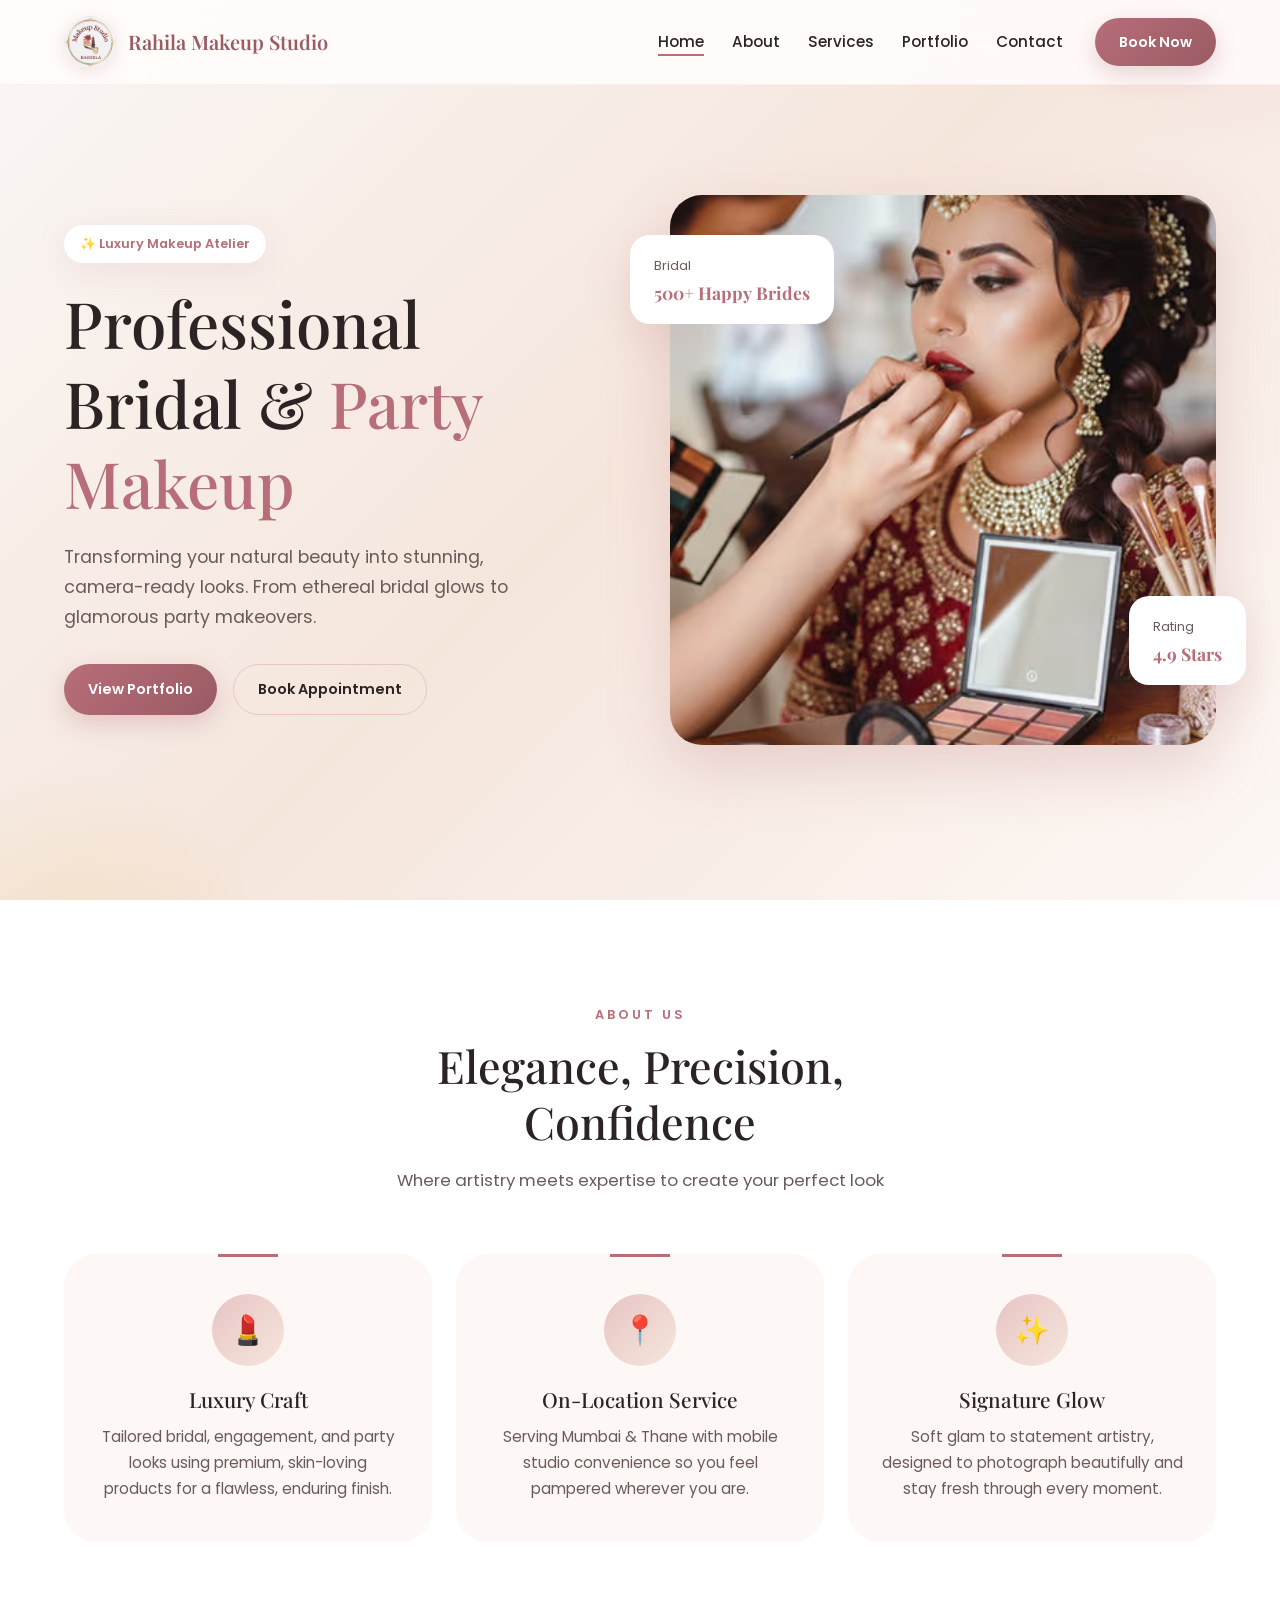
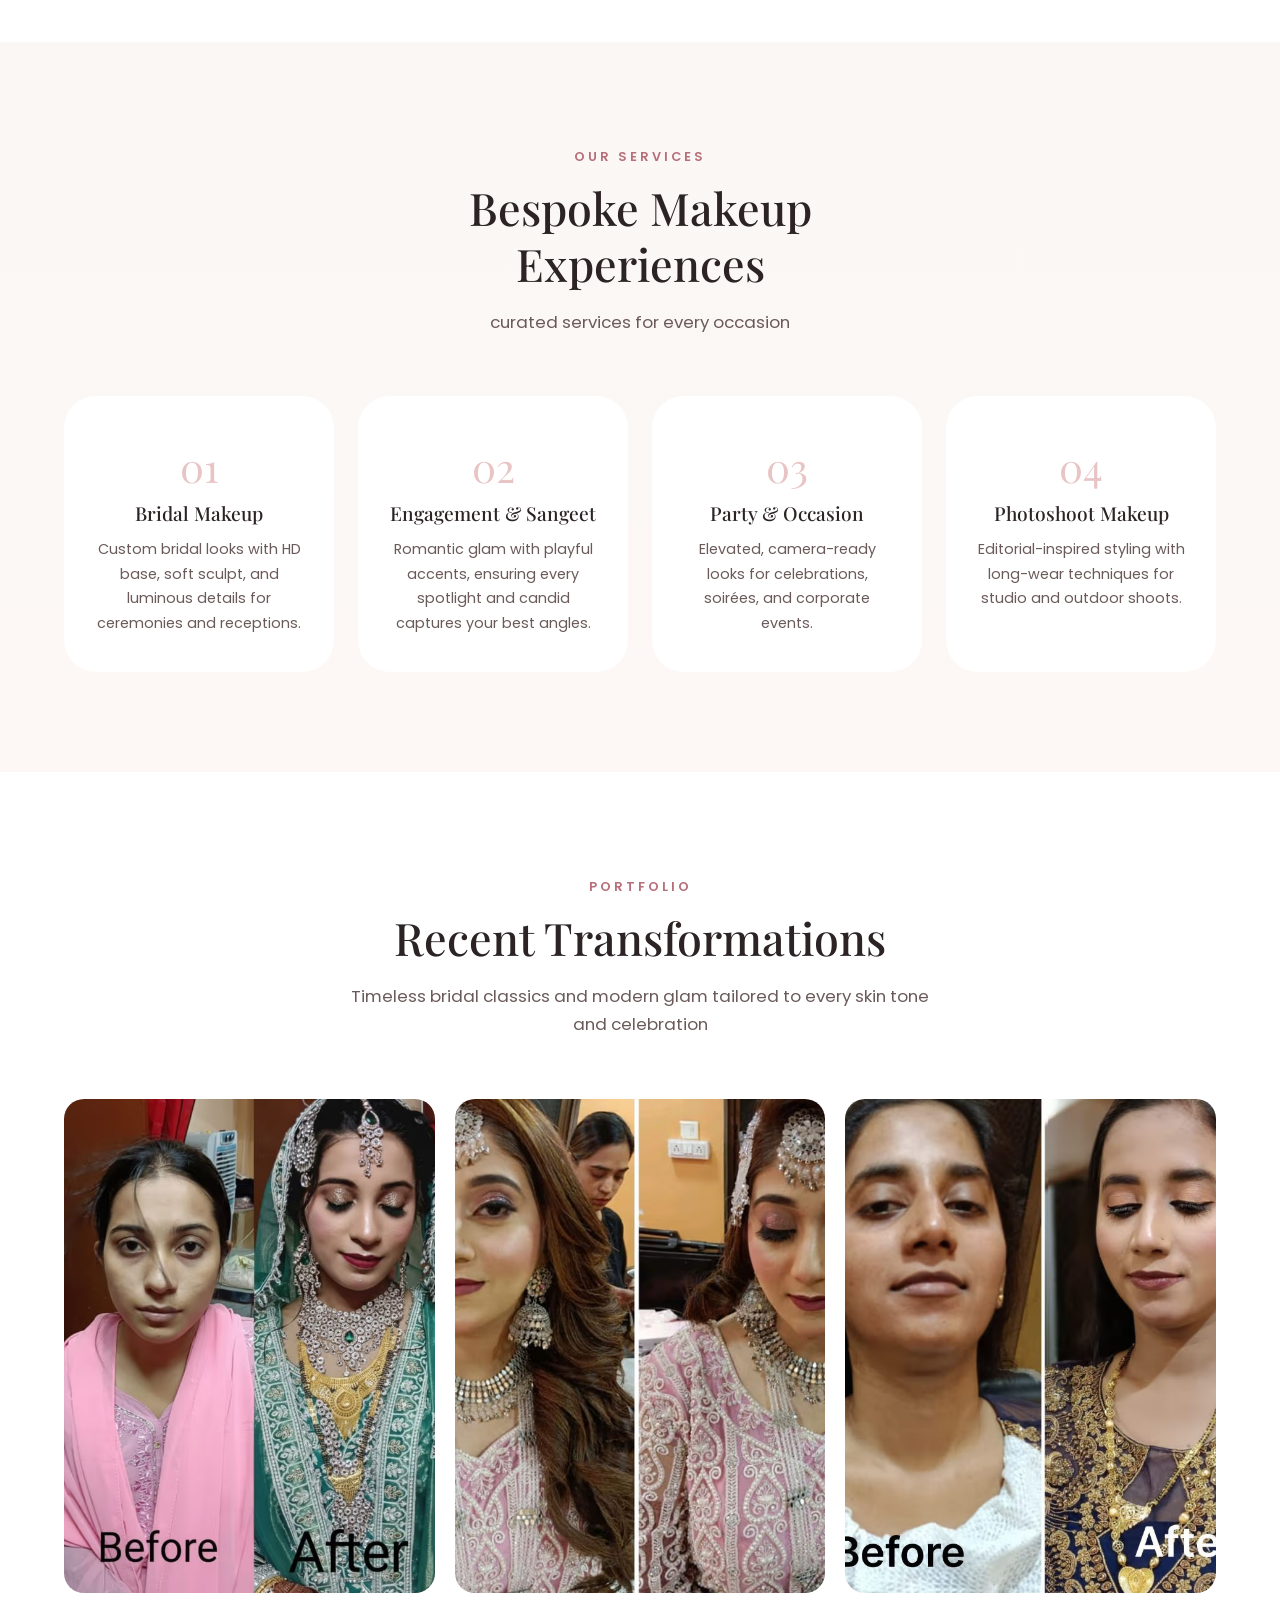
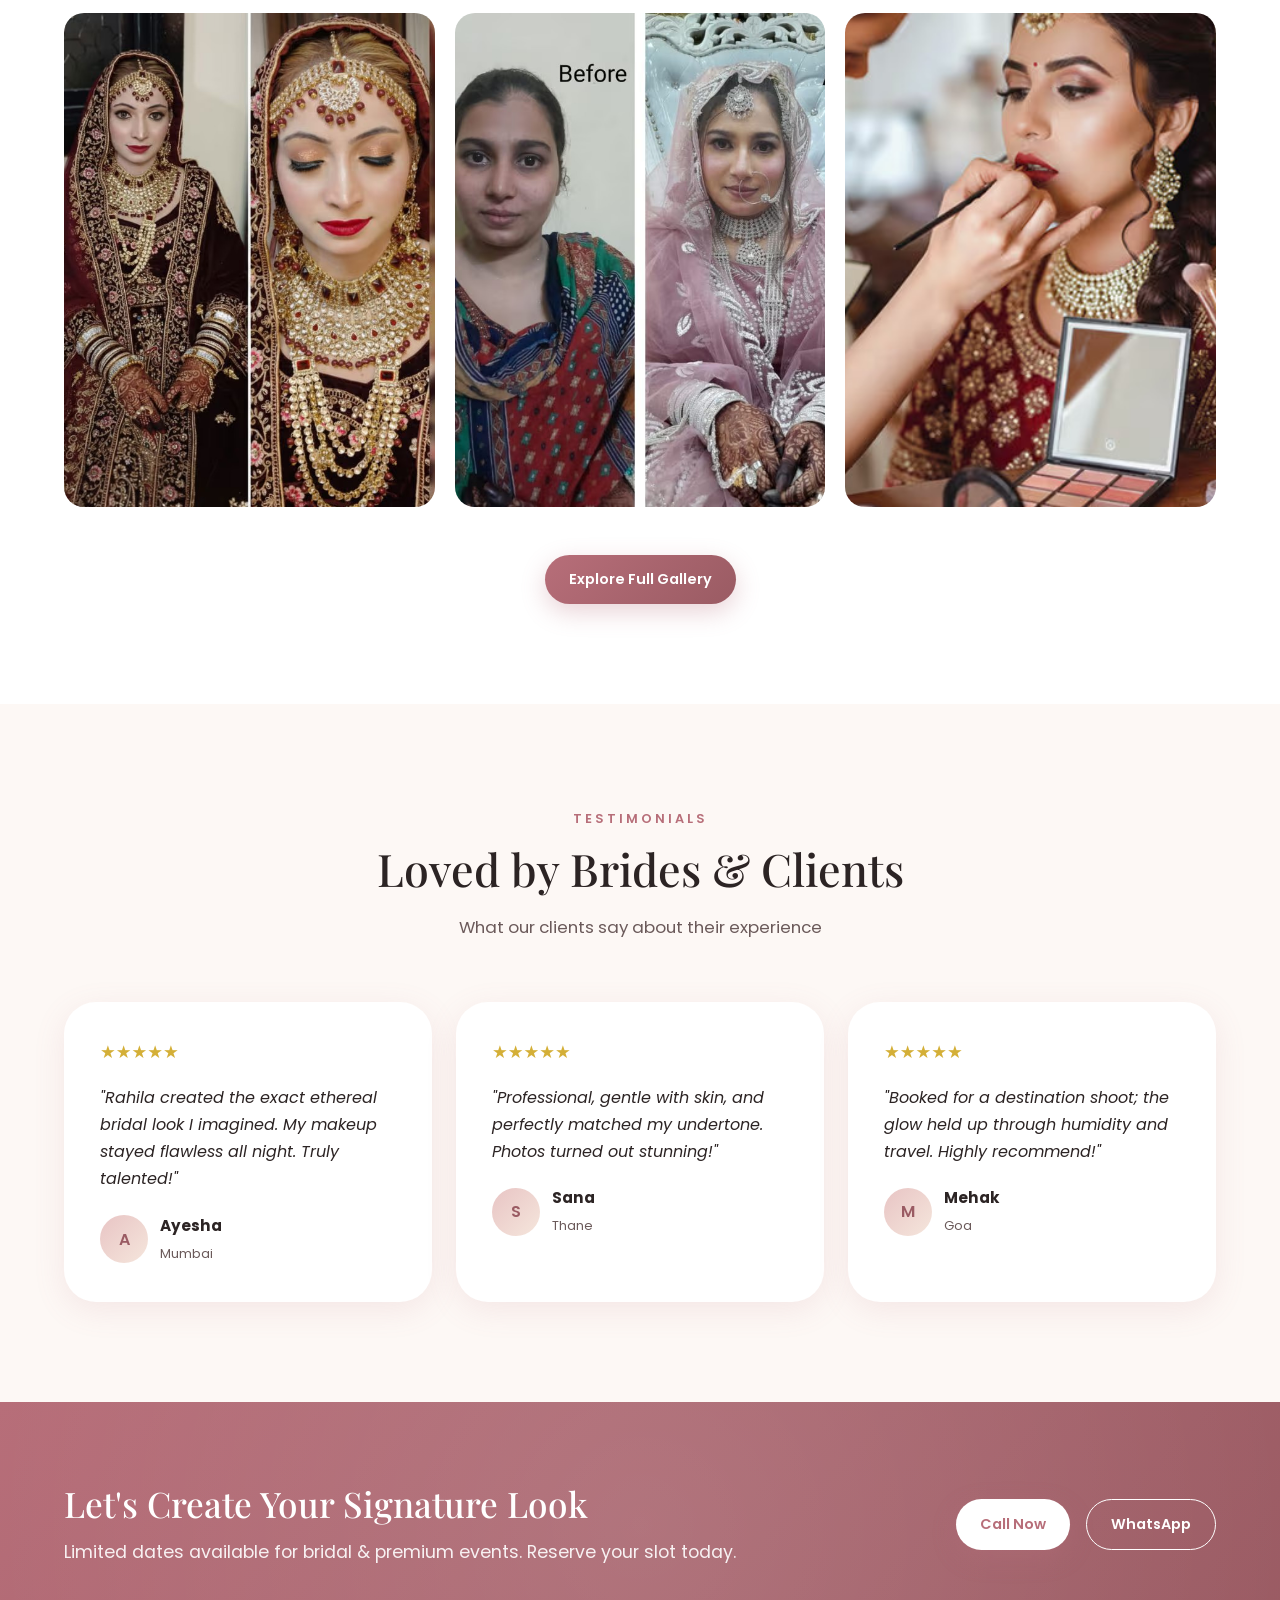
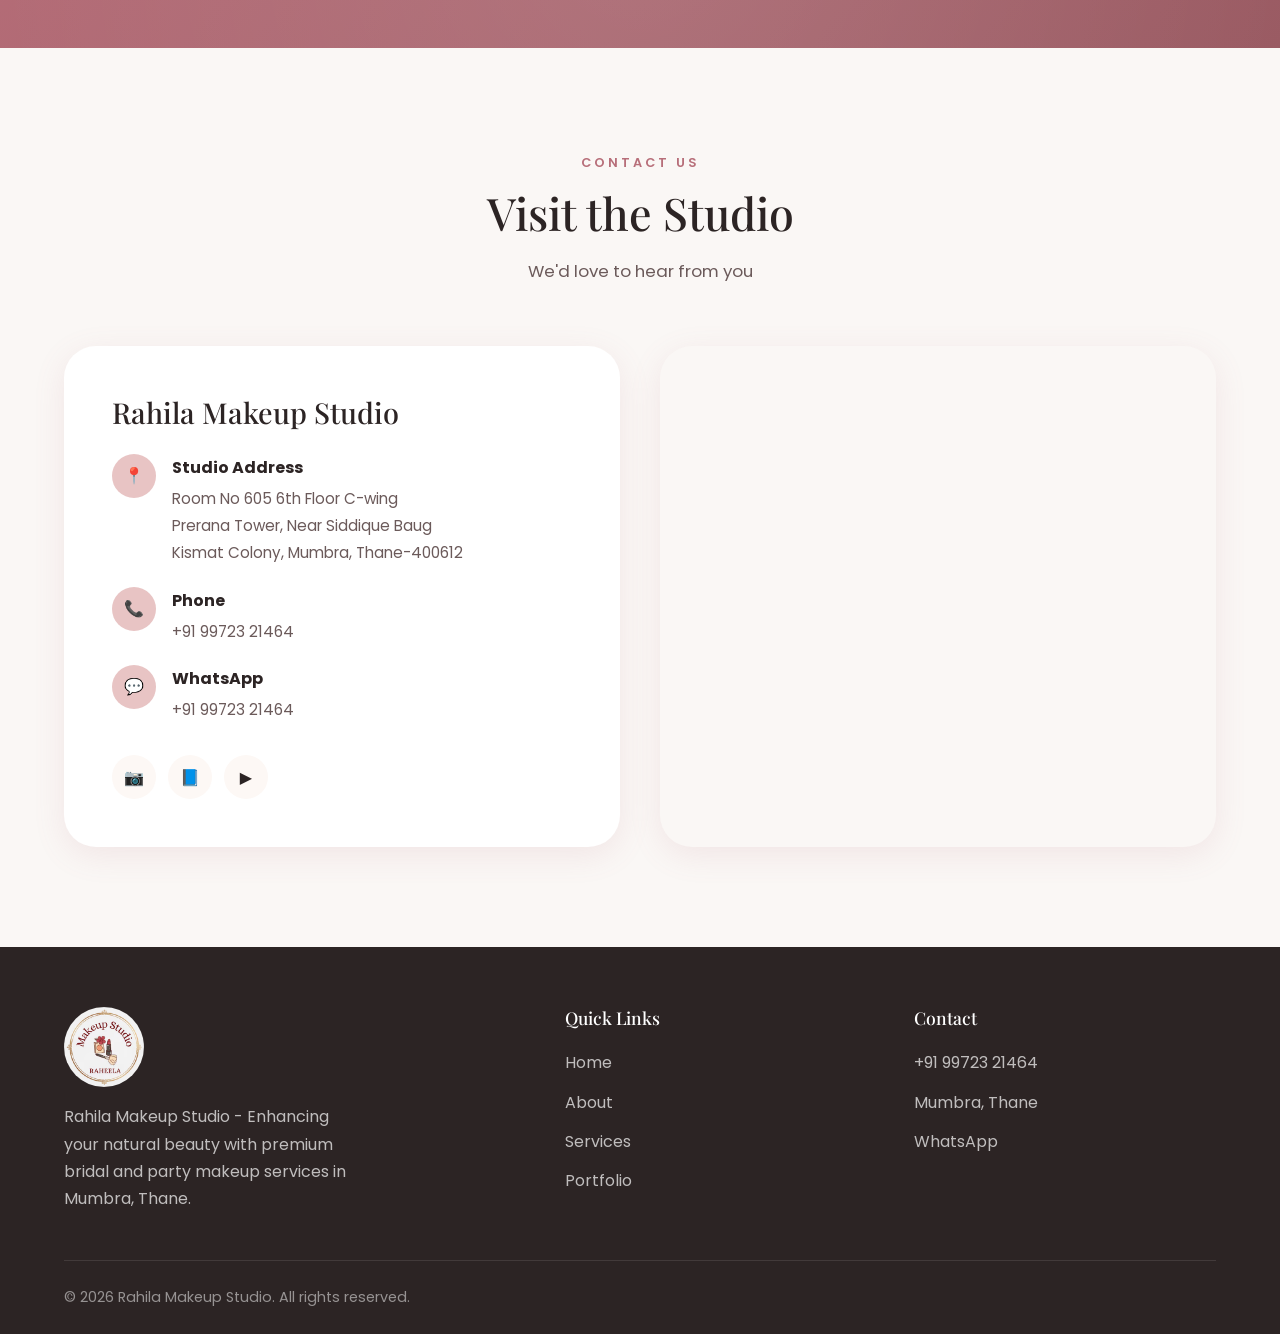
<file: index.html>
<!DOCTYPE html>
<html lang="en">
<head>
  <meta charset="UTF-8" />
  <meta name="viewport" content="width=device-width, initial-scale=1.0" />
  <title>Rahila Makeup Studio | Bridal & Party Makeup Artist in Mumbra Thane</title>
  <meta name="description" content="Rahila Makeup Studio offers luxury bridal, party, and engagement makeup in Mumbra Thane. Premium products, elegant looks, and on-location services." />
  <meta name="keywords" content="Rahila Makeup Studio, bridal makeup Mumbra, party makeup Thane, engagement makeup artist, luxury makeup artist Mumbai" />
  <meta property="og:title" content="Rahila Makeup Studio | Luxury Bridal & Party Makeup" />
  <meta property="og:description" content="Enhancing your natural beauty with premium bridal and party makeup services in Mumbra, Thane." />
  <meta property="og:type" content="website" />
  <meta property="og:image" content="assets/images/hero.jpg" />
  <link rel="icon" href="assets/images/favicon.png" />
  <link rel="preconnect" href="https://fonts.googleapis.com">
  <link rel="preconnect" href="https://fonts.gstatic.com" crossorigin>
  <link href="https://fonts.googleapis.com/css2?family=Playfair+Display:wght@400;500;600;700&family=Poppins:wght@300;400;500;600;700&display=swap" rel="stylesheet">
  <link rel="stylesheet" href="css/style.css" />
</head>
<body>
  <header class="header" id="header">
    <div class="container">
      <div class="header-inner">
        <a href="index.html" class="logo">
          <img src="assets/images/logo.png" alt="Rahila Makeup Studio" />
          <span class="logo-text">Rahila Makeup Studio</span>
        </a>
        <nav class="nav">
          <ul class="nav-links">
            <li><a href="#hero" class="nav-link active">Home</a></li>
            <li><a href="#about" class="nav-link">About</a></li>
            <li><a href="#services" class="nav-link">Services</a></li>
            <li><a href="portfolio.html" class="nav-link">Portfolio</a></li>
            <li><a href="#contact" class="nav-link">Contact</a></li>
          </ul>
          <div class="header-cta">
            <a href="tel:+919972321464" class="btn btn-primary">Book Now</a>
          </div>
          <button class="menu-toggle" aria-label="Menu">
            <span></span>
            <span></span>
            <span></span>
          </button>
        </nav>
      </div>
    </div>
  </header>

  <main>
    <section class="hero" id="hero">
      <div class="container">
        <div class="hero-inner">
          <div class="hero-content">
            <span class="hero-badge">✨ Luxury Makeup Atelier</span>
            <h1 class="hero-title">Professional Bridal & <span>Party Makeup</span></h1>
            <p class="hero-desc">Transforming your natural beauty into stunning, camera-ready looks. From ethereal bridal glows to glamorous party makeovers.</p>
            <div class="hero-actions">
              <a href="portfolio.html" class="btn btn-primary">View Portfolio</a>
              <a href="#contact" class="btn btn-ghost">Book Appointment</a>
            </div>
          </div>
          <div class="hero-visual">
            <div class="hero-image-wrapper">
              <img src="assets/images/hero.jpg" alt="Bridal Makeup Transformation" />
            </div>
            <div class="hero-floating-card card-1">
              <span>Bridal</span>
              <strong>500+ Happy Brides</strong>
            </div>
            <div class="hero-floating-card card-2">
              <span>Rating</span>
              <strong>4.9 Stars</strong>
            </div>
          </div>
        </div>
      </div>
    </section>

    <section class="section about" id="about">
      <div class="container">
        <div class="section-header reveal">
          <span class="eyebrow">About Us</span>
          <h2 class="section-title">Elegance, Precision, Confidence</h2>
          <p class="section-desc">Where artistry meets expertise to create your perfect look</p>
        </div>
        <div class="about-grid stagger-children">
          <div class="about-card">
            <div class="about-icon">💄</div>
            <h3>Luxury Craft</h3>
            <p>Tailored bridal, engagement, and party looks using premium, skin-loving products for a flawless, enduring finish.</p>
          </div>
          <div class="about-card">
            <div class="about-icon">📍</div>
            <h3>On-Location Service</h3>
            <p>Serving Mumbai & Thane with mobile studio convenience so you feel pampered wherever you are.</p>
          </div>
          <div class="about-card">
            <div class="about-icon">✨</div>
            <h3>Signature Glow</h3>
            <p>Soft glam to statement artistry, designed to photograph beautifully and stay fresh through every moment.</p>
          </div>
        </div>
      </div>
    </section>

    <section class="section services" id="services">
      <div class="container">
        <div class="section-header reveal">
          <span class="eyebrow">Our Services</span>
          <h2 class="section-title">Bespoke Makeup Experiences</h2>
          <p class="section-desc"> curated services for every occasion</p>
        </div>
        <div class="services-grid stagger-children">
          <div class="service-card">
            <span class="service-number">01</span>
            <h3>Bridal Makeup</h3>
            <p>Custom bridal looks with HD base, soft sculpt, and luminous details for ceremonies and receptions.</p>
          </div>
          <div class="service-card">
            <span class="service-number">02</span>
            <h3>Engagement & Sangeet</h3>
            <p>Romantic glam with playful accents, ensuring every spotlight and candid captures your best angles.</p>
          </div>
          <div class="service-card">
            <span class="service-number">03</span>
            <h3>Party & Occasion</h3>
            <p>Elevated, camera-ready looks for celebrations, soirées, and corporate events.</p>
          </div>
          <div class="service-card">
            <span class="service-number">04</span>
            <h3>Photoshoot Makeup</h3>
            <p>Editorial-inspired styling with long-wear techniques for studio and outdoor shoots.</p>
          </div>
        </div>
      </div>
    </section>

    <section class="section portfolio" id="portfolio">
      <div class="container">
        <div class="section-header reveal">
          <span class="eyebrow">Portfolio</span>
          <h2 class="section-title">Recent Transformations</h2>
          <p class="section-desc">Timeless bridal classics and modern glam tailored to every skin tone and celebration</p>
        </div>
        <div class="portfolio-grid stagger-children">
          <div class="portfolio-item">
            <img src="assets/images/portfolio1.jpg" alt="Bridal glam look" loading="lazy" />
            <div class="portfolio-overlay">
              <h4>Bridal Look</h4>
              <span>Bridal</span>
            </div>
          </div>
          <div class="portfolio-item">
            <img src="assets/images/portfolio2.jpg" alt="Engagement makeup" loading="lazy" />
            <div class="portfolio-overlay">
              <h4>Engagement Makeup</h4>
              <span>Engagement</span>
            </div>
          </div>
          <div class="portfolio-item">
            <img src="assets/images/portfolio3.jpg" alt="HD party makeup" loading="lazy" />
            <div class="portfolio-overlay">
              <h4>HD Makeup</h4>
              <span>HD</span>
            </div>
          </div>
          <div class="portfolio-item">
            <img src="assets/images/portfolio4.jpg" alt="Royal bridal look" loading="lazy" />
            <div class="portfolio-overlay">
              <h4>Royal Bridal</h4>
              <span>Bridal</span>
            </div>
          </div>
          <div class="portfolio-item">
            <img src="assets/images/portfolio5.jpg" alt="Soft rose bridal" loading="lazy" />
            <div class="portfolio-overlay">
              <h4>Soft Glam</h4>
              <span>Bridal</span>
            </div>
          </div>
          <div class="portfolio-item">
            <img src="assets/images/portfolio6.jpg" alt="Party glam" loading="lazy" />
            <div class="portfolio-overlay">
              <h4>Party Glam</h4>
              <span>Party</span>
            </div>
          </div>
        </div>
        <div class="portfolio-cta">
          <a href="portfolio.html" class="btn btn-primary">Explore Full Gallery</a>
        </div>
      </div>
    </section>

    <section class="section testimonials">
      <div class="container">
        <div class="section-header reveal">
          <span class="eyebrow">Testimonials</span>
          <h2 class="section-title">Loved by Brides & Clients</h2>
          <p class="section-desc">What our clients say about their experience</p>
        </div>
        <div class="testimonials-grid stagger-children">
          <div class="testimonial-card">
            <div class="testimonial-stars">★★★★★</div>
            <p class="testimonial-text">"Rahila created the exact ethereal bridal look I imagined. My makeup stayed flawless all night. Truly talented!"</p>
            <div class="testimonial-author">
              <div class="testimonial-avatar">A</div>
              <div class="testimonial-info">
                <strong>Ayesha</strong>
                <span>Mumbai</span>
              </div>
            </div>
          </div>
          <div class="testimonial-card">
            <div class="testimonial-stars">★★★★★</div>
            <p class="testimonial-text">"Professional, gentle with skin, and perfectly matched my undertone. Photos turned out stunning!"</p>
            <div class="testimonial-author">
              <div class="testimonial-avatar">S</div>
              <div class="testimonial-info">
                <strong>Sana</strong>
                <span>Thane</span>
              </div>
            </div>
          </div>
          <div class="testimonial-card">
            <div class="testimonial-stars">★★★★★</div>
            <p class="testimonial-text">"Booked for a destination shoot; the glow held up through humidity and travel. Highly recommend!"</p>
            <div class="testimonial-author">
              <div class="testimonial-avatar">M</div>
              <div class="testimonial-info">
                <strong>Mehak</strong>
                <span>Goa</span>
              </div>
            </div>
          </div>
        </div>
      </div>
    </section>

    <section class="cta-section reveal">
      <div class="container">
        <div class="cta-inner">
          <div class="cta-content">
            <h2>Let's Create Your Signature Look</h2>
            <p>Limited dates available for bridal & premium events. Reserve your slot today.</p>
          </div>
          <div class="cta-buttons">
            <a href="tel:+919972321464" class="btn btn-primary">Call Now</a>
            <a href="https://wa.me/919972321464" target="_blank" rel="noopener" class="btn btn-ghost">WhatsApp</a>
          </div>
        </div>
      </div>
    </section>

    <section class="section contact" id="contact">
      <div class="container">
        <div class="section-header reveal">
          <span class="eyebrow">Contact Us</span>
          <h2 class="section-title">Visit the Studio</h2>
          <p class="section-desc">We'd love to hear from you</p>
        </div>
        <div class="contact-grid">
          <div class="contact-info">
            <h3>Rahila Makeup Studio</h3>
            <ul class="contact-details">
              <li>
                <div class="contact-icon">📍</div>
                <div>
                  <strong>Studio Address</strong>
                  <span>Room No 605 6th Floor C-wing<br>Prerana Tower, Near Siddique Baug<br>Kismat Colony, Mumbra, Thane-400612</span>
                </div>
              </li>
              <li>
                <div class="contact-icon">📞</div>
                <div>
                  <strong>Phone</strong>
                  <span>+91 99723 21464</span>
                </div>
              </li>
              <li>
                <div class="contact-icon">💬</div>
                <div>
                  <strong>WhatsApp</strong>
                  <span>+91 99723 21464</span>
                </div>
              </li>
            </ul>
            <div class="social-links">
              <a href="#" class="social-link" aria-label="Instagram">📷</a>
              <a href="#" class="social-link" aria-label="Facebook">📘</a>
              <a href="#" class="social-link" aria-label="YouTube">▶️</a>
            </div>
          </div>
          <div class="contact-map">
            <iframe src="https://www.google.com/maps?q=Room+No+605+6th+Floor+C-wing+Prerana+Tower+Near+Siddique+Baug+Kismat+Colony+Mumbra,+Thane-400612,+Maharashtra&output=embed" loading="lazy" referrerpolicy="no-referrer-when-downgrade" allowfullscreen></iframe>
          </div>
        </div>
      </div>
    </section>
  </main>

  <footer class="footer">
    <div class="container">
      <div class="footer-inner">
        <div class="footer-brand">
          <img src="assets/images/logo.png" alt="Rahila Makeup Studio" style="width: 80px; border-radius: 50%;" />
          <p>Rahila Makeup Studio - Enhancing your natural beauty with premium bridal and party makeup services in Mumbra, Thane.</p>
        </div>
        <div class="footer-col">
          <h4>Quick Links</h4>
          <ul class="footer-links">
            <li><a href="#hero">Home</a></li>
            <li><a href="#about">About</a></li>
            <li><a href="#services">Services</a></li>
            <li><a href="portfolio.html">Portfolio</a></li>
          </ul>
        </div>
        <div class="footer-col">
          <h4>Contact</h4>
          <ul class="footer-links">
            <li><a href="tel:+919972321464">+91 99723 21464</a></li>
            <li><a href="#">Mumbra, Thane</a></li>
            <li><a href="https://wa.me/919972321464" target="_blank">WhatsApp</a></li>
          </ul>
        </div>
      </div>
      <div class="footer-bottom">
        <p>&copy; 2026 Rahila Makeup Studio. All rights reserved.</p>
      </div>
    </div>
  </footer>

  <a href="#hero" class="back-to-top" aria-label="Back to top" style="position: fixed; bottom: 24px; right: 24px; width: 48px; height: 48px; background: linear-gradient(135deg, var(--rose-gold), var(--rose-gold-dark)); color: white; border-radius: 50%; display: grid; place-items: center; text-decoration: none; box-shadow: var(--shadow-medium); z-index: 999;">↑</a>

  <script src="js/main.js"></script>
</body>
</html>
</file>
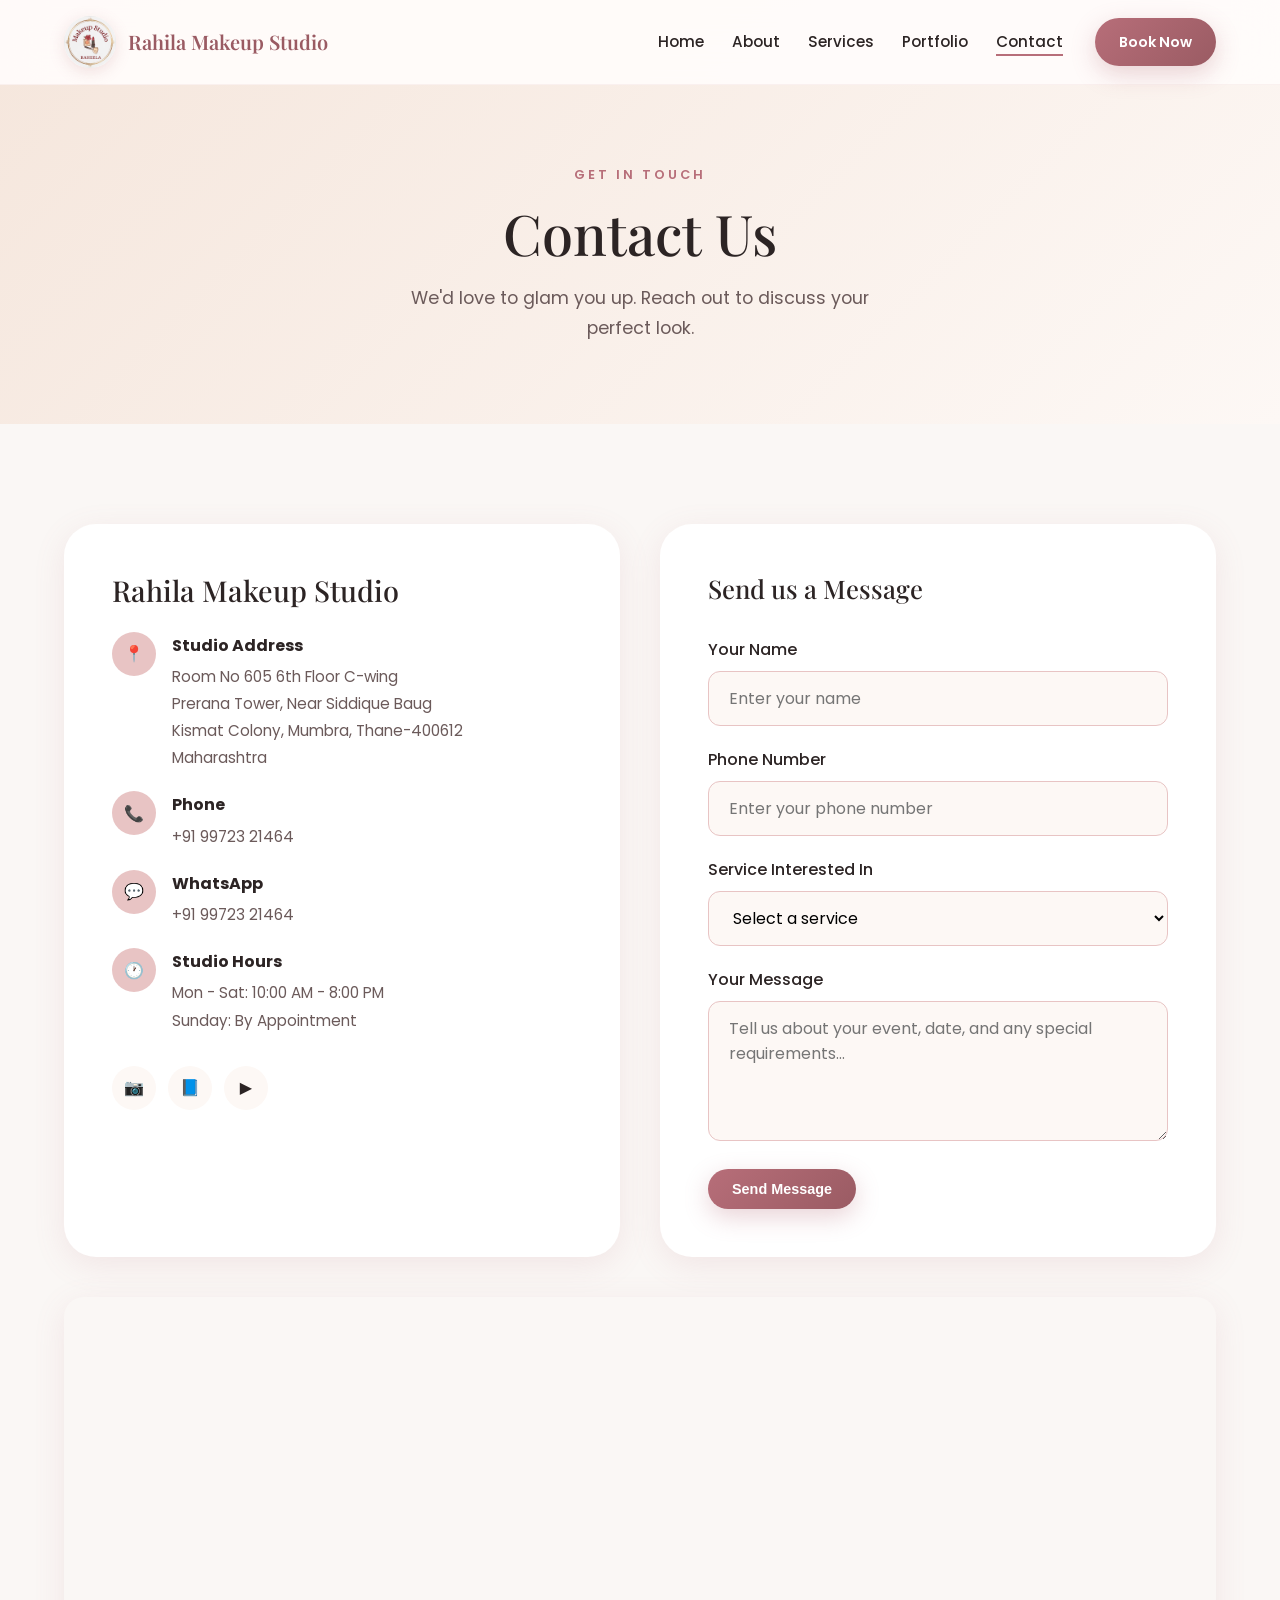
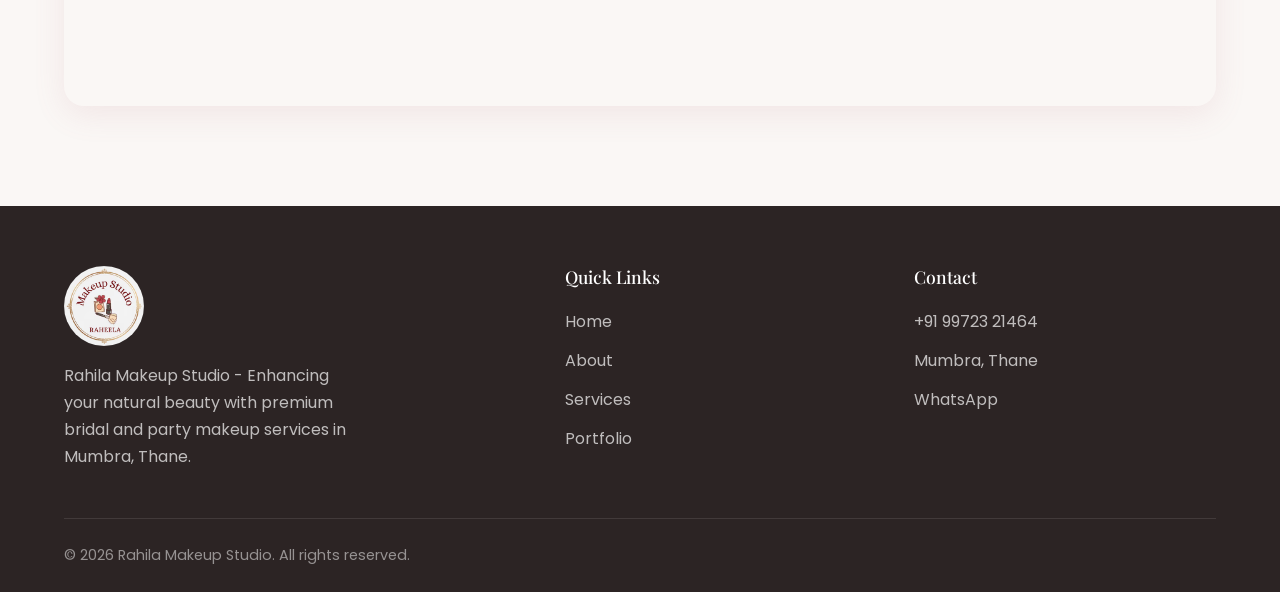
<file: contact.html>
<!DOCTYPE html>
<html lang="en">
<head>
  <meta charset="UTF-8" />
  <meta name="viewport" content="width=device-width, initial-scale=1.0" />
  <title>Contact | Rahila Makeup Studio</title>
  <meta name="description" content="Contact Rahila Makeup Studio in Mumbra, Thane for luxury bridal and party makeup bookings." />
  <meta property="og:title" content="Contact Rahila Makeup Studio" />
  <meta property="og:description" content="Call, WhatsApp, or visit Rahila Makeup Studio for premium makeup services." />
  <meta property="og:image" content="assets/images/hero.jpg" />
  <link rel="icon" href="assets/images/favicon.png" />
  <link rel="preconnect" href="https://fonts.googleapis.com">
  <link rel="preconnect" href="https://fonts.gstatic.com" crossorigin>
  <link href="https://fonts.googleapis.com/css2?family=Playfair+Display:wght@400;500;600;700&family=Poppins:wght@300;400;500;600;700&display=swap" rel="stylesheet">
  <link rel="stylesheet" href="css/style.css" />
</head>
<body>
  <header class="header" id="header">
    <div class="container">
      <div class="header-inner">
        <a href="index.html" class="logo">
          <img src="assets/images/logo.png" alt="Rahila Makeup Studio" />
          <span class="logo-text">Rahila Makeup Studio</span>
        </a>
        <nav class="nav">
          <ul class="nav-links">
            <li><a href="index.html#hero" class="nav-link">Home</a></li>
            <li><a href="index.html#about" class="nav-link">About</a></li>
            <li><a href="index.html#services" class="nav-link">Services</a></li>
            <li><a href="portfolio.html" class="nav-link">Portfolio</a></li>
            <li><a href="contact.html" class="nav-link active">Contact</a></li>
          </ul>
          <div class="header-cta">
            <a href="tel:+919972321464" class="btn btn-primary">Book Now</a>
          </div>
          <button class="menu-toggle" aria-label="Menu">
            <span></span>
            <span></span>
            <span></span>
          </button>
        </nav>
      </div>
    </div>
  </header>

  <main>
    <section class="page-header">
      <div class="container">
        <span class="eyebrow">Get in Touch</span>
        <h1>Contact Us</h1>
        <p>We'd love to glam you up. Reach out to discuss your perfect look.</p>
      </div>
    </section>

    <section class="contact-page">
      <div class="container">
        <div class="contact-grid">
          <div class="contact-info">
            <h3>Rahila Makeup Studio</h3>
            <ul class="contact-details">
              <li>
                <div class="contact-icon">📍</div>
                <div>
                  <strong>Studio Address</strong>
                  <span>Room No 605 6th Floor C-wing<br>Prerana Tower, Near Siddique Baug<br>Kismat Colony, Mumbra, Thane-400612<br>Maharashtra</span>
                </div>
              </li>
              <li>
                <div class="contact-icon">📞</div>
                <div>
                  <strong>Phone</strong>
                  <span>+91 99723 21464</span>
                </div>
              </li>
              <li>
                <div class="contact-icon">💬</div>
                <div>
                  <strong>WhatsApp</strong>
                  <span>+91 99723 21464</span>
                </div>
              </li>
              <li>
                <div class="contact-icon">🕐</div>
                <div>
                  <strong>Studio Hours</strong>
                  <span>Mon - Sat: 10:00 AM - 8:00 PM<br>Sunday: By Appointment</span>
                </div>
              </li>
            </ul>
            <div class="social-links">
              <a href="#" class="social-link" aria-label="Instagram">📷</a>
              <a href="#" class="social-link" aria-label="Facebook">📘</a>
              <a href="#" class="social-link" aria-label="YouTube">▶️</a>
            </div>
          </div>
          <div class="contact-form-wrapper">
            <form class="contact-form">
              <h3>Send us a Message</h3>
              <div class="form-group">
                <label for="name">Your Name</label>
                <input type="text" id="name" name="name" placeholder="Enter your name" required />
              </div>
              <div class="form-group">
                <label for="phone">Phone Number</label>
                <input type="tel" id="phone" name="phone" placeholder="Enter your phone number" required />
              </div>
              <div class="form-group">
                <label for="service">Service Interested In</label>
                <select id="service" name="service">
                  <option value="">Select a service</option>
                  <option value="bridal">Bridal Makeup</option>
                  <option value="engagement">Engagement & Sangeet</option>
                  <option value="party">Party & Occasion</option>
                  <option value="photoshoot">Photoshoot Makeup</option>
                  <option value="other">Other</option>
                </select>
              </div>
              <div class="form-group">
                <label for="message">Your Message</label>
                <textarea id="message" name="message" placeholder="Tell us about your event, date, and any special requirements..."></textarea>
              </div>
              <button type="submit" class="btn btn-primary">Send Message</button>
            </form>
          </div>
        </div>
        <div class="contact-map" style="margin-top: 40px; border-radius: 20px; overflow: hidden; box-shadow: var(--shadow-soft);">
          <iframe src="https://www.google.com/maps?q=Room+No+605+6th+Floor+C-wing+Prerana+Tower+Near+Siddique+Baug+Kismat+Colony+Mumbra,+Thane-400612,+Maharashtra&output=embed" loading="lazy" referrerpolicy="no-referrer-when-downgrade" allowfullscreen style="width: 100%; height: 400px; border: none;"></iframe>
        </div>
      </div>
    </section>
  </main>

  <footer class="footer">
    <div class="container">
      <div class="footer-inner">
        <div class="footer-brand">
          <img src="assets/images/logo.png" alt="Rahila Makeup Studio" style="width: 80px; border-radius: 50%;" />
          <p>Rahila Makeup Studio - Enhancing your natural beauty with premium bridal and party makeup services in Mumbra, Thane.</p>
        </div>
        <div class="footer-col">
          <h4>Quick Links</h4>
          <ul class="footer-links">
            <li><a href="index.html#hero">Home</a></li>
            <li><a href="index.html#about">About</a></li>
            <li><a href="index.html#services">Services</a></li>
            <li><a href="portfolio.html">Portfolio</a></li>
          </ul>
        </div>
        <div class="footer-col">
          <h4>Contact</h4>
          <ul class="footer-links">
            <li><a href="tel:+919972321464">+91 99723 21464</a></li>
            <li><a href="#">Mumbra, Thane</a></li>
            <li><a href="https://wa.me/919972321464" target="_blank">WhatsApp</a></li>
          </ul>
        </div>
      </div>
      <div class="footer-bottom">
        <p>&copy; 2026 Rahila Makeup Studio. All rights reserved.</p>
      </div>
    </div>
  </footer>

  <script src="js/main.js"></script>
</body>
</html>
</file>
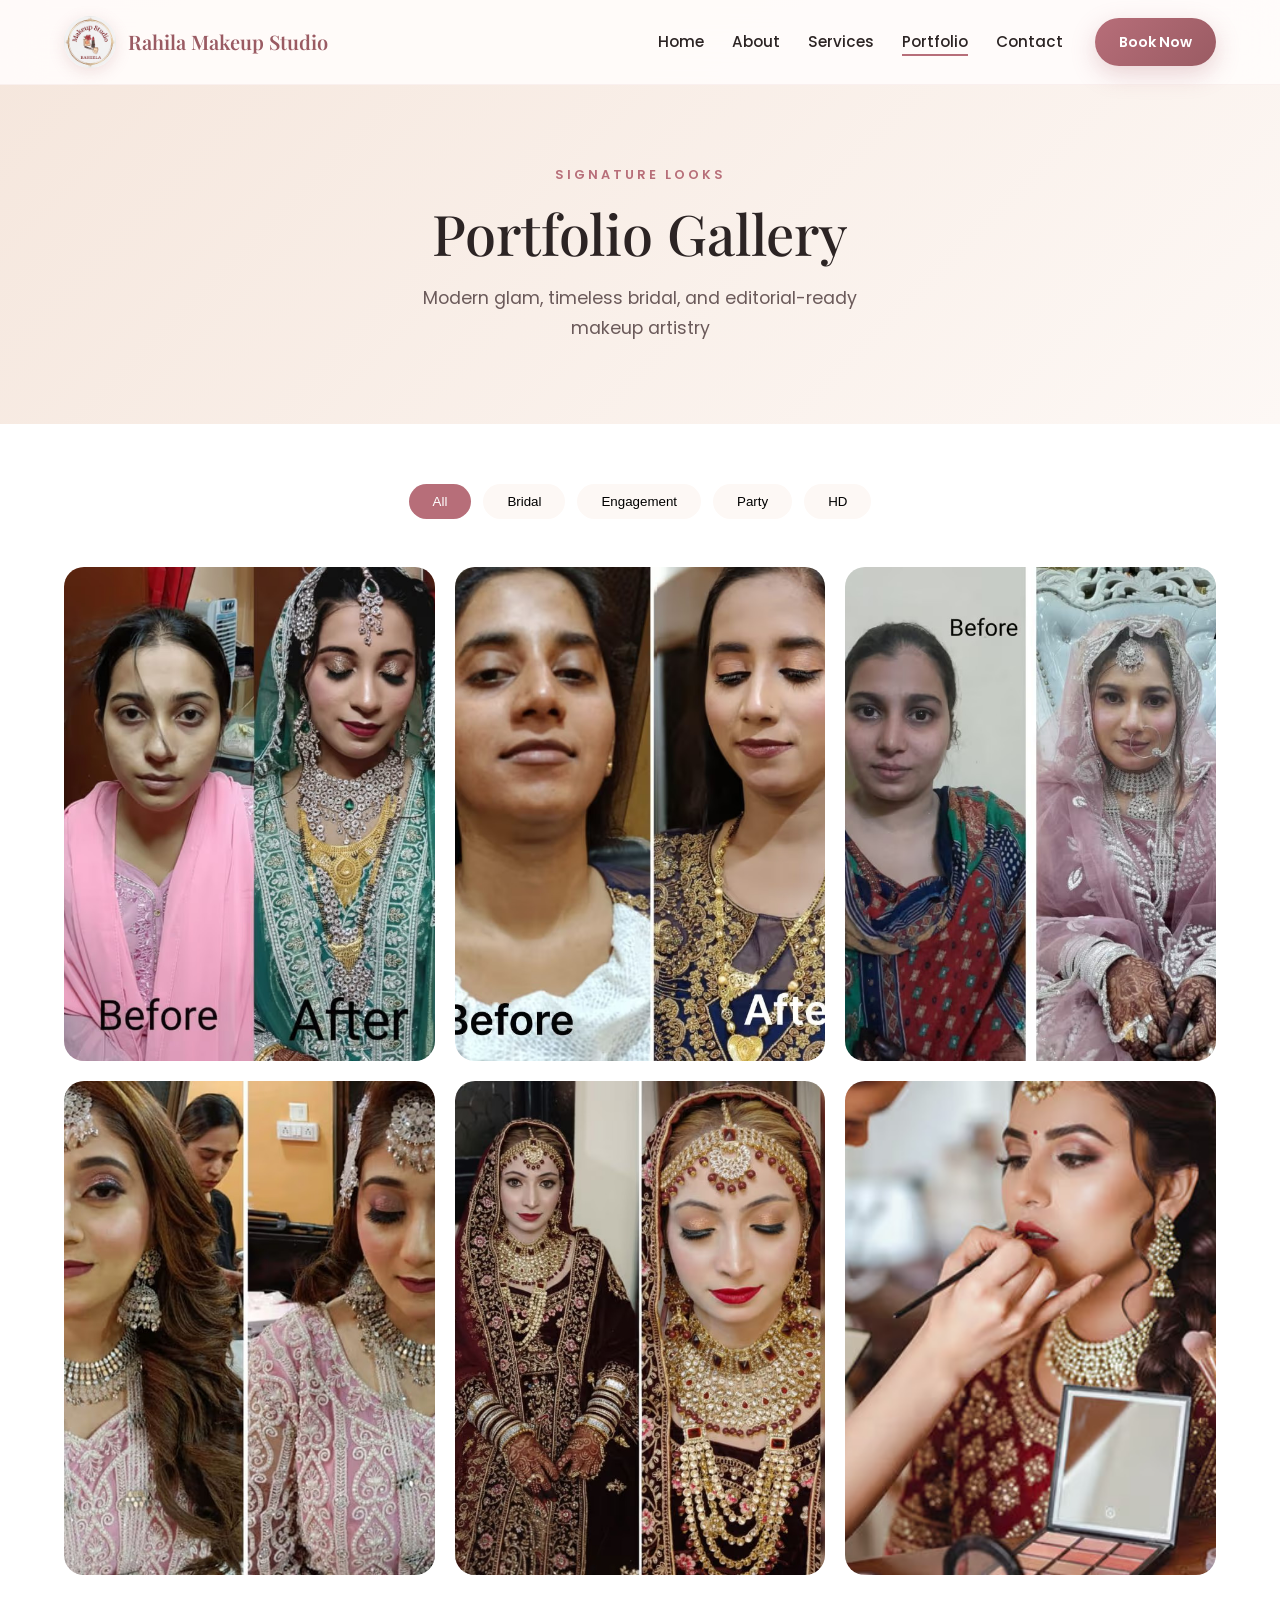
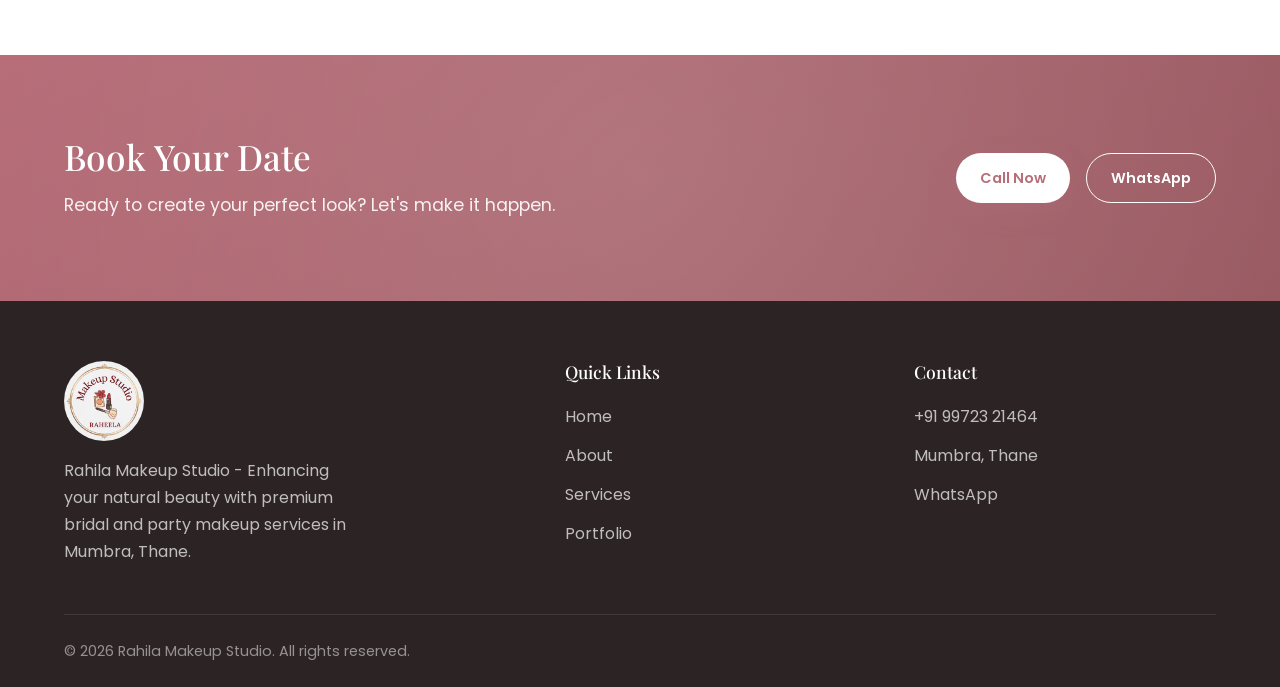
<file: portfolio.html>
<!DOCTYPE html>
<html lang="en">
<head>
  <meta charset="UTF-8" />
  <meta name="viewport" content="width=device-width, initial-scale=1.0" />
  <title>Portfolio | Rahila Makeup Studio</title>
  <meta name="description" content="Explore the bridal, engagement, party, and editorial makeup portfolio of Rahila Makeup Studio." />
  <meta property="og:title" content="Portfolio | Rahila Makeup Studio" />
  <meta property="og:description" content="Signature makeup looks crafted for brides, parties, and shoots." />
  <meta property="og:image" content="assets/images/portfolio1.jpg" />
  <link rel="icon" href="assets/images/favicon.png" />
  <link rel="preconnect" href="https://fonts.googleapis.com">
  <link rel="preconnect" href="https://fonts.gstatic.com" crossorigin>
  <link href="https://fonts.googleapis.com/css2?family=Playfair+Display:wght@400;500;600;700&family=Poppins:wght@300;400;500;600;700&display=swap" rel="stylesheet">
  <link rel="stylesheet" href="css/style.css" />
</head>
<body>
  <header class="header" id="header">
    <div class="container">
      <div class="header-inner">
        <a href="index.html" class="logo">
          <img src="assets/images/logo.png" alt="Rahila Makeup Studio" />
          <span class="logo-text">Rahila Makeup Studio</span>
        </a>
        <nav class="nav">
          <ul class="nav-links">
            <li><a href="index.html#hero" class="nav-link">Home</a></li>
            <li><a href="index.html#about" class="nav-link">About</a></li>
            <li><a href="index.html#services" class="nav-link">Services</a></li>
            <li><a href="portfolio.html" class="nav-link active">Portfolio</a></li>
            <li><a href="index.html#contact" class="nav-link">Contact</a></li>
          </ul>
          <div class="header-cta">
            <a href="tel:+919972321464" class="btn btn-primary">Book Now</a>
          </div>
          <button class="menu-toggle" aria-label="Menu">
            <span></span>
            <span></span>
            <span></span>
          </button>
        </nav>
      </div>
    </div>
  </header>

  <main>
    <section class="page-header">
      <div class="container">
        <span class="eyebrow">Signature Looks</span>
        <h1>Portfolio Gallery</h1>
        <p>Modern glam, timeless bridal, and editorial-ready makeup artistry</p>
      </div>
    </section>

    <section class="portfolio-page">
      <div class="container">
        <div class="portfolio-filters">
          <button class="filter-btn active" data-filter="all">All</button>
          <button class="filter-btn" data-filter="bridal">Bridal</button>
          <button class="filter-btn" data-filter="engagement">Engagement</button>
          <button class="filter-btn" data-filter="party">Party</button>
          <button class="filter-btn" data-filter="hd">HD</button>
        </div>
        <div class="portfolio-masonry">
          <div class="portfolio-item" data-category="bridal">
            <img src="assets/images/portfolio1.jpg" alt="Bridal glam look" loading="lazy" />
            <div class="portfolio-overlay">
              <h4>Bridal Look</h4>
              <span>Bridal</span>
            </div>
          </div>
          <div class="portfolio-item" data-category="engagement">
            <img src="assets/images/portfolio2.jpg" alt="Engagement makeup" loading="lazy" />
            <div class="portfolio-overlay">
              <h4>Engagement Makeup</h4>
              <span>Engagement</span>
            </div>
          </div>
          <div class="portfolio-item" data-category="hd">
            <img src="assets/images/portfolio3.jpg" alt="HD makeup" loading="lazy" />
            <div class="portfolio-overlay">
              <h4>HD Makeup</h4>
              <span>HD</span>
            </div>
          </div>
          <div class="portfolio-item" data-category="bridal">
            <img src="assets/images/portfolio4.jpg" alt="Royal bridal" loading="lazy" />
            <div class="portfolio-overlay">
              <h4>Royal Bridal</h4>
              <span>Bridal</span>
            </div>
          </div>
          <div class="portfolio-item" data-category="bridal">
            <img src="assets/images/portfolio5.jpg" alt="Soft rose bridal" loading="lazy" />
            <div class="portfolio-overlay">
              <h4>Soft Glam</h4>
              <span>Bridal</span>
            </div>
          </div>
          <div class="portfolio-item" data-category="party">
            <img src="assets/images/portfolio6.jpg" alt="Party glam" loading="lazy" />
            <div class="portfolio-overlay">
              <h4>Party Glam</h4>
              <span>Party</span>
            </div>
          </div>
        </div>
      </div>
    </section>

    <section class="cta-section">
      <div class="container">
        <div class="cta-inner">
          <div class="cta-content">
            <h2>Book Your Date</h2>
            <p>Ready to create your perfect look? Let's make it happen.</p>
          </div>
          <div class="cta-buttons">
            <a href="tel:+919972321464" class="btn btn-primary">Call Now</a>
            <a href="https://wa.me/919972321464" target="_blank" rel="noopener" class="btn btn-ghost">WhatsApp</a>
          </div>
        </div>
      </div>
    </section>
  </main>

  <footer class="footer">
    <div class="container">
      <div class="footer-inner">
        <div class="footer-brand">
          <img src="assets/images/logo.png" alt="Rahila Makeup Studio" style="width: 80px; border-radius: 50%;" />
          <p>Rahila Makeup Studio - Enhancing your natural beauty with premium bridal and party makeup services in Mumbra, Thane.</p>
        </div>
        <div class="footer-col">
          <h4>Quick Links</h4>
          <ul class="footer-links">
            <li><a href="index.html#hero">Home</a></li>
            <li><a href="index.html#about">About</a></li>
            <li><a href="index.html#services">Services</a></li>
            <li><a href="portfolio.html">Portfolio</a></li>
          </ul>
        </div>
        <div class="footer-col">
          <h4>Contact</h4>
          <ul class="footer-links">
            <li><a href="tel:+919972321464">+91 99723 21464</a></li>
            <li><a href="#">Mumbra, Thane</a></li>
            <li><a href="https://wa.me/919972321464" target="_blank">WhatsApp</a></li>
          </ul>
        </div>
      </div>
      <div class="footer-bottom">
        <p>&copy; 2026 Rahila Makeup Studio. All rights reserved.</p>
      </div>
    </div>
  </footer>

  <script src="js/main.js"></script>
</body>
</html>
</file>
<file: css/style.css>
:root {
  --rose-gold: #b76e79;
  --rose-gold-light: #e8c4c4;
  --rose-gold-dark: #9a5b63;
  --pearl: #faf7f5;
  --pearl-light: #fffcfb;
  --champagne: #f5e6dc;
  --cream: #fdf8f5;
  --gold-accent: #d4af37;
  --gold-light: #f0d78c;
  --text-dark: #2c2424;
  --text-muted: #6b5a5a;
  --white: #ffffff;
  --glass: rgba(255, 255, 255, 0.7);
  --glass-strong: rgba(255, 255, 255, 0.85);
  --shadow-soft: 0 8px 32px rgba(183, 110, 121, 0.12);
  --shadow-medium: 0 16px 48px rgba(183, 110, 121, 0.18);
  --shadow-strong: 0 24px 60px rgba(183, 110, 121, 0.25);
  --radius-sm: 12px;
  --radius-md: 20px;
  --radius-lg: 32px;
  --transition: all 0.4s cubic-bezier(0.4, 0, 0.2, 1);
}

*, *::before, *::after {
  box-sizing: border-box;
  margin: 0;
  padding: 0;
}

html {
  scroll-behavior: smooth;
}

body {
  font-family: 'Poppins', system-ui, -apple-system, sans-serif;
  background: var(--pearl);
  color: var(--text-dark);
  line-height: 1.7;
  overflow-x: hidden;
}

h1, h2, h3, h4, h5 {
  font-family: 'Playfair Display', serif;
  font-weight: 500;
  line-height: 1.25;
  color: var(--text-dark);
}

a {
  text-decoration: none;
  color: inherit;
  transition: var(--transition);
}

img {
  max-width: 100%;
  height: auto;
  display: block;
}

.container {
  max-width: 1200px;
  margin: 0 auto;
  padding: 0 24px;
}

/* Header */
.header {
  position: fixed;
  top: 0;
  left: 0;
  right: 0;
  z-index: 1000;
  padding: 16px 0;
  background: rgba(255, 252, 251, 0.92);
  backdrop-filter: blur(20px);
  border-bottom: 1px solid rgba(183, 110, 121, 0.08);
  transition: var(--transition);
}

.header.scrolled {
  padding: 12px 0;
  box-shadow: var(--shadow-soft);
}

.header-inner {
  display: flex;
  align-items: center;
  justify-content: space-between;
}

.logo {
  display: flex;
  align-items: center;
  gap: 12px;
}

.logo img {
  width: 52px;
  height: 52px;
  object-fit: cover;
  border-radius: 50%;
  box-shadow: 0 4px 16px rgba(183, 110, 121, 0.2);
}

.logo-text {
  font-family: 'Playfair Display', serif;
  font-size: 1.25rem;
  font-weight: 600;
  color: var(--rose-gold-dark);
}

.nav {
  display: flex;
  align-items: center;
  gap: 32px;
}

.nav-links {
  display: flex;
  list-style: none;
  gap: 28px;
}

.nav-link {
  font-size: 0.95rem;
  font-weight: 500;
  color: var(--text-dark);
  position: relative;
  padding: 4px 0;
}

.nav-link::after {
  content: '';
  position: absolute;
  bottom: 0;
  left: 0;
  width: 0;
  height: 2px;
  background: var(--rose-gold);
  transition: var(--transition);
}

.nav-link:hover::after,
.nav-link.active::after {
  width: 100%;
}

.nav-link:hover {
  color: var(--rose-gold);
}

.header-cta {
  display: flex;
  align-items: center;
  gap: 12px;
}

.btn {
  display: inline-flex;
  align-items: center;
  justify-content: center;
  gap: 8px;
  padding: 12px 24px;
  border-radius: 50px;
  font-weight: 600;
  font-size: 0.9rem;
  cursor: pointer;
  transition: var(--transition);
  border: none;
}

.btn-primary {
  background: linear-gradient(135deg, var(--rose-gold), var(--rose-gold-dark));
  color: var(--white);
  box-shadow: 0 8px 24px rgba(183, 110, 121, 0.3);
}

.btn-primary:hover {
  transform: translateY(-2px);
  box-shadow: 0 12px 32px rgba(183, 110, 121, 0.4);
}

.btn-ghost {
  background: transparent;
  color: var(--text-dark);
  border: 1.5px solid var(--rose-gold-light);
}

.btn-ghost:hover {
  background: var(--rose-gold);
  color: var(--white);
  border-color: var(--rose-gold);
}

.menu-toggle {
  display: none;
  flex-direction: column;
  gap: 5px;
  background: none;
  border: none;
  cursor: pointer;
  padding: 8px;
}

.menu-toggle span {
  width: 24px;
  height: 2px;
  background: var(--text-dark);
  transition: var(--transition);
}

/* Hero Section */
.hero {
  min-height: 100vh;
  display: flex;
  align-items: center;
  padding: 120px 0 80px;
  background: linear-gradient(135deg, var(--pearl) 0%, var(--champagne) 50%, var(--cream) 100%);
  position: relative;
  overflow: hidden;
}

.hero::before {
  content: '';
  position: absolute;
  top: -50%;
  right: -20%;
  width: 600px;
  height: 600px;
  background: radial-gradient(circle, rgba(232, 196, 196, 0.4) 0%, transparent 70%);
  animation: float 8s ease-in-out infinite;
}

.hero::after {
  content: '';
  position: absolute;
  bottom: -30%;
  left: -10%;
  width: 400px;
  height: 400px;
  background: radial-gradient(circle, rgba(212, 175, 55, 0.15) 0%, transparent 70%);
  animation: float 10s ease-in-out infinite reverse;
}

.hero-inner {
  display: grid;
  grid-template-columns: 1fr 1fr;
  gap: 60px;
  align-items: center;
  position: relative;
  z-index: 1;
}

.hero-content {
  animation: fadeInUp 0.8s ease forwards;
}

.hero-badge {
  display: inline-flex;
  align-items: center;
  gap: 8px;
  padding: 8px 16px;
  background: var(--white);
  border-radius: 50px;
  font-size: 0.8rem;
  font-weight: 600;
  color: var(--rose-gold);
  margin-bottom: 20px;
  box-shadow: var(--shadow-soft);
}

.hero-title {
  font-size: clamp(2.8rem, 5vw, 4rem);
  margin-bottom: 20px;
  color: var(--text-dark);
}

.hero-title span {
  color: var(--rose-gold);
}

.hero-desc {
  font-size: 1.1rem;
  color: var(--text-muted);
  margin-bottom: 32px;
  max-width: 480px;
}

.hero-actions {
  display: flex;
  gap: 16px;
  flex-wrap: wrap;
}

.hero-visual {
  position: relative;
  animation: fadeInRight 0.8s ease 0.2s forwards;
  opacity: 0;
}

.hero-image-wrapper {
  position: relative;
  border-radius: var(--radius-lg);
  overflow: hidden;
  box-shadow: var(--shadow-strong);
}

.hero-image-wrapper img {
  width: 100%;
  height: 550px;
  object-fit: cover;
}

.hero-floating-card {
  position: absolute;
  background: var(--white);
  padding: 16px 24px;
  border-radius: var(--radius-md);
  box-shadow: var(--shadow-medium);
  animation: float 6s ease-in-out infinite;
}

.hero-floating-card.card-1 {
  top: 40px;
  left: -40px;
  animation-delay: 0s;
}

.hero-floating-card.card-2 {
  bottom: 60px;
  right: -30px;
  animation-delay: 2s;
}

.hero-floating-card span {
  font-size: 0.8rem;
  color: var(--text-muted);
}

.hero-floating-card strong {
  display: block;
  color: var(--rose-gold);
  font-family: 'Playfair Display', serif;
  font-size: 1.1rem;
}

/* Section Styles */
.section {
  padding: 100px 0;
}

.section-header {
  text-align: center;
  max-width: 600px;
  margin: 0 auto 60px;
}

.eyebrow {
  display: inline-block;
  font-size: 0.8rem;
  font-weight: 600;
  letter-spacing: 3px;
  text-transform: uppercase;
  color: var(--rose-gold);
  margin-bottom: 12px;
}

.section-title {
  font-size: clamp(2rem, 4vw, 2.8rem);
  margin-bottom: 16px;
}

.section-desc {
  color: var(--text-muted);
  font-size: 1.05rem;
}

/* About Section */
.about {
  background: var(--white);
}

.about-grid {
  display: grid;
  grid-template-columns: repeat(3, 1fr);
  gap: 24px;
}

.about-card {
  background: var(--cream);
  padding: 40px 32px;
  border-radius: var(--radius-lg);
  text-align: center;
  transition: var(--transition);
  position: relative;
  overflow: hidden;
}

.about-card::before {
  content: '';
  position: absolute;
  top: 0;
  left: 50%;
  transform: translateX(-50%);
  width: 60px;
  height: 3px;
  background: var(--rose-gold);
  transition: var(--transition);
}

.about-card:hover {
  transform: translateY(-8px);
  box-shadow: var(--shadow-medium);
}

.about-card:hover::before {
  width: 100px;
}

.about-icon {
  width: 72px;
  height: 72px;
  margin: 0 auto 20px;
  background: linear-gradient(135deg, var(--rose-gold-light), var(--champagne));
  border-radius: 50%;
  display: flex;
  align-items: center;
  justify-content: center;
  font-size: 1.8rem;
}

.about-card h3 {
  font-size: 1.3rem;
  margin-bottom: 12px;
}

.about-card p {
  color: var(--text-muted);
  font-size: 0.95rem;
}

/* Services Section */
.services {
  background: linear-gradient(180deg, var(--pearl) 0%, var(--cream) 100%);
}

.services-grid {
  display: grid;
  grid-template-columns: repeat(4, 1fr);
  gap: 24px;
}

.service-card {
  background: var(--white);
  padding: 36px 28px;
  border-radius: var(--radius-lg);
  text-align: center;
  transition: var(--transition);
  border: 1px solid transparent;
}

.service-card:hover {
  transform: translateY(-8px);
  box-shadow: var(--shadow-medium);
  border-color: var(--rose-gold-light);
}

.service-number {
  font-family: 'Playfair Display', serif;
  font-size: 2.5rem;
  color: var(--rose-gold-light);
  margin-bottom: 8px;
}

.service-card h3 {
  font-size: 1.2rem;
  margin-bottom: 12px;
}

.service-card p {
  color: var(--text-muted);
  font-size: 0.9rem;
}

/* Portfolio Section */
.portfolio {
  background: var(--white);
}

.portfolio-grid {
  display: grid;
  grid-template-columns: repeat(3, 1fr);
  gap: 20px;
}

.portfolio-item {
  position: relative;
  border-radius: var(--radius-md);
  overflow: hidden;
  aspect-ratio: 3/4;
  cursor: pointer;
}

.portfolio-item img {
  width: 100%;
  height: 100%;
  object-fit: cover;
  transition: transform 0.6s ease;
}

.portfolio-overlay {
  position: absolute;
  inset: 0;
  background: linear-gradient(180deg, transparent 40%, rgba(44, 36, 36, 0.8) 100%);
  display: flex;
  flex-direction: column;
  justify-content: flex-end;
  padding: 24px;
  opacity: 0;
  transition: var(--transition);
}

.portfolio-item:hover img {
  transform: scale(1.08);
}

.portfolio-item:hover .portfolio-overlay {
  opacity: 1;
}

.portfolio-overlay h4 {
  color: var(--white);
  font-size: 1.2rem;
  margin-bottom: 4px;
}

.portfolio-overlay span {
  color: var(--rose-gold-light);
  font-size: 0.85rem;
}

.portfolio-cta {
  text-align: center;
  margin-top: 48px;
}

/* Testimonials */
.testimonials {
  background: var(--cream);
}

.testimonials-grid {
  display: grid;
  grid-template-columns: repeat(3, 1fr);
  gap: 24px;
}

.testimonial-card {
  background: var(--white);
  padding: 36px;
  border-radius: var(--radius-lg);
  box-shadow: var(--shadow-soft);
  transition: var(--transition);
}

.testimonial-card:hover {
  transform: translateY(-6px);
  box-shadow: var(--shadow-medium);
}

.testimonial-stars {
  color: var(--gold-accent);
  font-size: 1.1rem;
  margin-bottom: 16px;
}

.testimonial-text {
  font-size: 1rem;
  color: var(--text-dark);
  margin-bottom: 20px;
  font-style: italic;
}

.testimonial-author {
  display: flex;
  align-items: center;
  gap: 12px;
}

.testimonial-avatar {
  width: 48px;
  height: 48px;
  border-radius: 50%;
  background: linear-gradient(135deg, var(--rose-gold-light), var(--champagne));
  display: flex;
  align-items: center;
  justify-content: center;
  font-weight: 600;
  color: var(--rose-gold-dark);
}

.testimonial-info strong {
  display: block;
  font-size: 0.95rem;
}

.testimonial-info span {
  font-size: 0.8rem;
  color: var(--text-muted);
}

/* CTA Section */
.cta-section {
  padding: 80px 0;
  background: linear-gradient(135deg, var(--rose-gold) 0%, var(--rose-gold-dark) 100%);
}

.cta-inner {
  display: flex;
  align-items: center;
  justify-content: space-between;
  gap: 40px;
}

.cta-content h2 {
  color: var(--white);
  font-size: 2.2rem;
  margin-bottom: 12px;
}

.cta-content p {
  color: rgba(255, 255, 255, 0.9);
  font-size: 1.1rem;
}

.cta-buttons {
  display: flex;
  gap: 16px;
}

.cta-section .btn-primary {
  background: var(--white);
  color: var(--rose-gold);
}

.cta-section .btn-primary:hover {
  background: var(--champagne);
}

.cta-section .btn-ghost {
  border-color: var(--white);
  color: var(--white);
}

.cta-section .btn-ghost:hover {
  background: var(--white);
  color: var(--rose-gold);
}

/* Contact Section */
.contact {
  background: var(--pearl);
}

.contact-grid {
  display: grid;
  grid-template-columns: 1fr 1fr;
  gap: 40px;
}

.contact-info {
  background: var(--white);
  padding: 48px;
  border-radius: var(--radius-lg);
  box-shadow: var(--shadow-soft);
}

.contact-info h3 {
  font-size: 1.8rem;
  margin-bottom: 24px;
}

.contact-details {
  list-style: none;
  margin-bottom: 32px;
}

.contact-details li {
  display: flex;
  align-items: flex-start;
  gap: 16px;
  margin-bottom: 20px;
}

.contact-icon {
  width: 44px;
  height: 44px;
  background: var(--rose-gold-light);
  border-radius: 50%;
  display: flex;
  align-items: center;
  justify-content: center;
  flex-shrink: 0;
}

.contact-details strong {
  display: block;
  margin-bottom: 4px;
}

.contact-details span {
  color: var(--text-muted);
  font-size: 0.95rem;
}

.social-links {
  display: flex;
  gap: 12px;
}

.social-link {
  width: 44px;
  height: 44px;
  background: var(--cream);
  border-radius: 50%;
  display: flex;
  align-items: center;
  justify-content: center;
  transition: var(--transition);
}

.social-link:hover {
  background: var(--rose-gold);
  color: var(--white);
}

.contact-map {
  border-radius: var(--radius-lg);
  overflow: hidden;
  box-shadow: var(--shadow-soft);
}

.contact-map iframe {
  width: 100%;
  height: 100%;
  min-height: 400px;
  border: none;
}

/* Footer */
.footer {
  background: var(--text-dark);
  color: var(--white);
  padding: 60px 0 24px;
}

.footer-inner {
  display: grid;
  grid-template-columns: 1.5fr 1fr 1fr;
  gap: 48px;
  margin-bottom: 48px;
}

.footer-brand p {
  color: rgba(255, 255, 255, 0.7);
  margin-top: 16px;
  max-width: 300px;
}

.footer h4 {
  color: var(--white);
  font-size: 1.1rem;
  margin-bottom: 20px;
}

.footer-links {
  list-style: none;
}

.footer-links li {
  margin-bottom: 12px;
}

.footer-links a {
  color: rgba(255, 255, 255, 0.7);
  transition: var(--transition);
}

.footer-links a:hover {
  color: var(--rose-gold-light);
}

.footer-bottom {
  padding-top: 24px;
  border-top: 1px solid rgba(255, 255, 255, 0.1);
  display: flex;
  justify-content: space-between;
  align-items: center;
}

.footer-bottom p {
  color: rgba(255, 255, 255, 0.5);
  font-size: 0.9rem;
}

/* Page Header */
.page-header {
  padding: 160px 0 80px;
  background: linear-gradient(135deg, var(--champagne) 0%, var(--cream) 100%);
  text-align: center;
}

.page-header h1 {
  font-size: clamp(2.5rem, 5vw, 3.5rem);
  margin-bottom: 16px;
}

.page-header p {
  color: var(--text-muted);
  font-size: 1.1rem;
  max-width: 500px;
  margin: 0 auto;
}

/* Portfolio Page */
.portfolio-page {
  padding: 60px 0;
  background: var(--white);
}

.portfolio-filters {
  display: flex;
  justify-content: center;
  gap: 12px;
  margin-bottom: 48px;
  flex-wrap: wrap;
}

.filter-btn {
  padding: 10px 24px;
  background: var(--cream);
  border: none;
  border-radius: 50px;
  font-weight: 500;
  cursor: pointer;
  transition: var(--transition);
}

.filter-btn:hover,
.filter-btn.active {
  background: var(--rose-gold);
  color: var(--white);
}

.portfolio-masonry {
  column-count: 3;
  column-gap: 20px;
}

.portfolio-masonry .portfolio-item {
  margin-bottom: 20px;
  break-inside: avoid;
}

/* Contact Page */
.contact-page {
  padding: 100px 0;
  background: var(--pearl);
}

.contact-form-wrapper {
  background: var(--white);
  padding: 48px;
  border-radius: var(--radius-lg);
  box-shadow: var(--shadow-soft);
}

.contact-form h3 {
  font-size: 1.6rem;
  margin-bottom: 32px;
}

.form-group {
  margin-bottom: 20px;
}

.form-group label {
  display: block;
  font-weight: 500;
  margin-bottom: 8px;
  color: var(--text-dark);
}

.form-group input,
.form-group textarea,
.form-group select {
  width: 100%;
  padding: 14px 20px;
  border: 1.5px solid var(--rose-gold-light);
  border-radius: var(--radius-sm);
  font-size: 1rem;
  font-family: inherit;
  transition: var(--transition);
  background: var(--cream);
}

.form-group input:focus,
.form-group textarea:focus,
.form-group select:focus {
  outline: none;
  border-color: var(--rose-gold);
  background: var(--white);
}

.form-group textarea {
  min-height: 140px;
  resize: vertical;
}

/* Animations */
@keyframes float {
  0%, 100% { transform: translateY(0); }
  50% { transform: translateY(-20px); }
}

@keyframes fadeInUp {
  from {
    opacity: 0;
    transform: translateY(30px);
  }
  to {
    opacity: 1;
    transform: translateY(0);
  }
}

@keyframes fadeInRight {
  from {
    opacity: 0;
    transform: translateX(30px);
  }
  to {
    opacity: 1;
    transform: translateX(0);
  }
}

/* Responsive */
@media (max-width: 1024px) {
  .hero-inner {
    grid-template-columns: 1fr;
    gap: 40px;
  }
  
  .hero-visual {
    max-width: 500px;
    margin: 0 auto;
  }
  
  .about-grid,
  .services-grid,
  .testimonials-grid {
    grid-template-columns: repeat(2, 1fr);
  }
  
  .portfolio-grid {
    grid-template-columns: repeat(2, 1fr);
  }
  
  .portfolio-masonry {
    column-count: 2;
  }
}

@media (max-width: 768px) {
  .nav-links {
    position: fixed;
    top: 70px;
    left: 0;
    right: 0;
    background: rgba(255, 252, 251, 0.98);
    backdrop-filter: blur(20px);
    flex-direction: column;
    padding: 20px;
    gap: 0;
    display: none;
    box-shadow: 0 10px 30px rgba(0, 0, 0, 0.1);
  }
  
  .nav-links.active {
    display: flex;
  }
  
  .nav-link {
    padding: 16px 0;
    border-bottom: 1px solid rgba(183, 110, 121, 0.1);
  }
  
  .menu-toggle {
    display: flex;
  }
  
  .menu-toggle.open span:first-child {
    transform: rotate(45deg) translate(5px, 5px);
  }
  
  .menu-toggle.open span:nth-child(2) {
    opacity: 0;
  }
  
  .menu-toggle.open span:last-child {
    transform: rotate(-45deg) translate(5px, -5px);
  }
  
  .header-cta {
    display: none;
  }
  
  .hero {
    padding: 100px 0 60px;
  }
  
  .hero-title {
    font-size: 2.4rem;
  }
  
  .hero-floating-card {
    display: none;
  }
  
  .about-grid,
  .services-grid,
  .testimonials-grid,
  .portfolio-grid {
    grid-template-columns: 1fr;
  }
  
  .cta-inner {
    flex-direction: column;
    text-align: center;
  }
  
  .footer-inner {
    grid-template-columns: 1fr;
    text-align: center;
  }
  
  .footer-bottom {
    flex-direction: column;
    gap: 12px;
  }
  
  .contact-grid {
    grid-template-columns: 1fr;
  }
  
  .portfolio-masonry {
    column-count: 1;
  }
}

@media (max-width: 480px) {
  .container {
    padding: 0 16px;
  }
  
  .section {
    padding: 60px 0;
  }
  
  .hero-actions {
    flex-direction: column;
  }
  
  .hero-actions .btn {
    width: 100%;
  }
}

/* ============================================
   ANIMATIONS
   ============================================ */

/* Hero Animations */
@keyframes fadeInUp {
  from {
    opacity: 0;
    transform: translateY(40px);
  }
  to {
    opacity: 1;
    transform: translateY(0);
  }
}

@keyframes fadeInLeft {
  from {
    opacity: 0;
    transform: translateX(-40px);
  }
  to {
    opacity: 1;
    transform: translateX(0);
  }
}

@keyframes fadeInRight {
  from {
    opacity: 0;
    transform: translateX(40px);
  }
  to {
    opacity: 1;
    transform: translateX(0);
  }
}

@keyframes fadeInScale {
  from {
    opacity: 0;
    transform: scale(0.9);
  }
  to {
    opacity: 1;
    transform: scale(1);
  }
}

@keyframes float {
  0%, 100% { 
    transform: translateY(0) rotate(0deg); 
  }
  25% { 
    transform: translateY(-10px) rotate(1deg); 
  }
  50% { 
    transform: translateY(-20px) rotate(0deg); 
  }
  75% { 
    transform: translateY(-10px) rotate(-1deg); 
  }
}

@keyframes floatRotate {
  0%, 100% { 
    transform: translateY(0) rotate(0deg); 
  }
  33% { 
    transform: translateY(-15px) rotate(3deg); 
  }
  66% { 
    transform: translateY(-5px) rotate(-2deg); 
  }
}

@keyframes shimmer {
  0% {
    background-position: -200% 0;
  }
  100% {
    background-position: 200% 0;
  }
}

@keyframes pulse {
  0%, 100% {
    transform: scale(1);
    opacity: 1;
  }
  50% {
    transform: scale(1.05);
    opacity: 0.8;
  }
}

@keyframes glow {
  0%, 100% {
    box-shadow: 0 0 20px rgba(183, 110, 121, 0.3);
  }
  50% {
    box-shadow: 0 0 40px rgba(183, 110, 121, 0.5);
  }
}

@keyframes slideInUp {
  from {
    opacity: 0;
    transform: translateY(100px);
  }
  to {
    opacity: 1;
    transform: translateY(0);
  }
}

@keyframes gradientMove {
  0% {
    background-position: 0% 50%;
  }
  50% {
    background-position: 100% 50%;
  }
  100% {
    background-position: 0% 50%;
  }
}

@keyframes ripple {
  0% {
    transform: scale(0.8);
    opacity: 1;
  }
  100% {
    transform: scale(2);
    opacity: 0;
  }
}

/* Animation Classes */
.animate-fade-in-up {
  animation: fadeInUp 0.8s ease forwards;
}

.animate-fade-in-left {
  animation: fadeInLeft 0.8s ease forwards;
}

.animate-fade-in-right {
  animation: fadeInRight 0.8s ease forwards;
}

.animate-fade-in-scale {
  animation: fadeInScale 0.6s ease forwards;
}

.animate-float {
  animation: float 6s ease-in-out infinite;
}

.animate-float-rotate {
  animation: floatRotate 8s ease-in-out infinite;
}

.animate-pulse {
  animation: pulse 2s ease-in-out infinite;
}

.animate-glow {
  animation: glow 2s ease-in-out infinite;
}

.animate-shimmer {
  background: linear-gradient(90deg, transparent, rgba(255,255,255,0.4), transparent);
  background-size: 200% 100%;
  animation: shimmer 2s infinite;
}

/* Animation Delays */
.delay-100 { animation-delay: 0.1s; }
.delay-200 { animation-delay: 0.2s; }
.delay-300 { animation-delay: 0.3s; }
.delay-400 { animation-delay: 0.4s; }
.delay-500 { animation-delay: 0.5s; }
.delay-600 { animation-delay: 0.6s; }
.delay-700 { animation-delay: 0.7s; }
.delay-800 { animation-delay: 0.8s; }

/* Initial State - Hidden for Scroll Animation */
.reveal {
  opacity: 0;
  transform: translateY(50px);
  transition: all 0.8s cubic-bezier(0.4, 0, 0.2, 1);
}

.reveal.active {
  opacity: 1;
  transform: translateY(0);
}

.reveal-left {
  opacity: 0;
  transform: translateX(-50px);
  transition: all 0.8s cubic-bezier(0.4, 0, 0.2, 1);
}

.reveal-left.active {
  opacity: 1;
  transform: translateX(0);
}

.reveal-right {
  opacity: 0;
  transform: translateX(50px);
  transition: all 0.8s cubic-bezier(0.4, 0, 0.2, 1);
}

.reveal-right.active {
  opacity: 1;
  transform: translateX(0);
}

.reveal-scale {
  opacity: 0;
  transform: scale(0.9);
  transition: all 0.8s cubic-bezier(0.4, 0, 0.2, 1);
}

.reveal-scale.active {
  opacity: 1;
  transform: scale(1);
}

/* Stagger Children Animation */
.stagger-children > * {
  opacity: 0;
  transform: translateY(30px);
  transition: all 0.6s cubic-bezier(0.4, 0, 0.2, 1);
}

.stagger-children.active > *:nth-child(1) { transition-delay: 0.1s; }
.stagger-children.active > *:nth-child(2) { transition-delay: 0.2s; }
.stagger-children.active > *:nth-child(3) { transition-delay: 0.3s; }
.stagger-children.active > *:nth-child(4) { transition-delay: 0.4s; }
.stagger-children.active > *:nth-child(5) { transition-delay: 0.5s; }
.stagger-children.active > *:nth-child(6) { transition-delay: 0.6s; }

.stagger-children.active > * {
  opacity: 1;
  transform: translateY(0);
}

/* Hero Specific */
.hero-badge {
  opacity: 0;
  animation: fadeInUp 0.6s ease 0.2s forwards;
}

.hero-title {
  opacity: 0;
  animation: fadeInUp 0.8s ease 0.4s forwards;
}

.hero-desc {
  opacity: 0;
  animation: fadeInUp 0.8s ease 0.6s forwards;
}

.hero-actions {
  opacity: 0;
  animation: fadeInUp 0.8s ease 0.8s forwards;
}

.hero-visual {
  opacity: 0;
  animation: fadeInRight 1s ease 0.5s forwards;
}

.hero-floating-card {
  opacity: 0;
  animation: fadeInScale 0.6s ease forwards;
}

.hero-floating-card.card-1 {
  animation: fadeInScale 0.6s ease 1.2s forwards, floatRotate 6s ease-in-out 1.8s infinite;
}

.hero-floating-card.card-2 {
  animation: fadeInScale 0.6s ease 1.4s forwards, floatRotate 7s ease-in-out 2s infinite;
}

/* Card Hover Animations */
.about-card,
.service-card,
.portfolio-item,
.testimonial-card {
  transition: all 0.4s cubic-bezier(0.4, 0, 0.2, 1);
}

.about-card:hover {
  transform: translateY(-10px) scale(1.02);
}

.service-card:hover {
  transform: translateY(-10px) scale(1.02);
}

.portfolio-item:hover img {
  transform: scale(1.1);
}

.testimonial-card:hover {
  transform: translateY(-8px);
}

/* Button Animations */
.btn {
  position: relative;
  overflow: hidden;
}

.btn::before {
  content: '';
  position: absolute;
  top: 50%;
  left: 50%;
  width: 0;
  height: 0;
  background: rgba(255, 255, 255, 0.3);
  border-radius: 50%;
  transform: translate(-50%, -50%);
  transition: width 0.6s ease, height 0.6s ease;
}

.btn:hover::before {
  width: 300px;
  height: 300px;
}

.btn:hover {
  transform: translateY(-3px);
}

.btn:active {
  transform: translateY(-1px);
}

/* Nav Link Animations */
.nav-link::before {
  content: '';
  position: absolute;
  bottom: 0;
  left: 0;
  width: 0;
  height: 2px;
  background: var(--rose-gold);
  transition: width 0.4s cubic-bezier(0.4, 0, 0.2, 1);
}

.nav-link:hover::before,
.nav-link.active::before {
  width: 100%;
}

/* Scroll to Top Button */
.back-to-top {
  opacity: 0;
  transform: translateY(20px);
  transition: all 0.4s cubic-bezier(0.4, 0, 0.2, 1);
}

.back-to-top.visible {
  opacity: 1;
  transform: translateY(0);
}

.back-to-top:hover {
  transform: translateY(-5px);
}

/* Logo Animation */
.logo img {
  transition: transform 0.4s ease;
}

.logo:hover img {
  transform: rotate(360deg) scale(1.1);
}

/* Social Links */
.social-link {
  transition: all 0.3s ease;
}

.social-link:hover {
  transform: translateY(-5px) rotate(10deg);
}

/* Form Input Animations */
.form-group input,
.form-group textarea,
.form-group select {
  transition: all 0.3s ease;
}

.form-group input:focus,
.form-group textarea:focus,
.form-group select:focus {
  transform: scale(1.02);
  box-shadow: 0 8px 24px rgba(183, 110, 121, 0.15);
}

/* CTA Section Special */
.cta-section {
  position: relative;
  overflow: hidden;
}

.cta-section::before {
  content: '';
  position: absolute;
  top: -50%;
  left: -50%;
  width: 200%;
  height: 200%;
  background: radial-gradient(circle, rgba(255,255,255,0.1) 0%, transparent 50%);
  animation: gradientMove 8s ease infinite;
}

/* Page Header */
.page-header {
  animation: fadeInUp 0.8s ease forwards;
}

.page-header h1 {
  opacity: 0;
  animation: fadeInUp 0.8s ease 0.2s forwards;
}

.page-header p {
  opacity: 0;
  animation: fadeInUp 0.8s ease 0.4s forwards;
}

/* Filter Buttons */
.filter-btn {
  position: relative;
  overflow: hidden;
}

.filter-btn::after {
  content: '';
  position: absolute;
  top: 50%;
  left: 50%;
  width: 0;
  height: 0;
  background: rgba(255, 255, 255, 0.3);
  border-radius: 50%;
  transform: translate(-50%, -50%);
  transition: width 0.5s ease, height 0.5s ease;
}

.filter-btn:hover::after {
  width: 200px;
  height: 200px;
}

/* Contact Icons */
.contact-icon {
  transition: all 0.4s ease;
}

.contact-details li:hover .contact-icon {
  transform: scale(1.1) rotate(10deg);
}

/* Smooth Scroll Behavior */
html {
  scroll-behavior: smooth;
}

/* Cursor Pointer for Interactive Elements */
.portfolio-item,
.filter-btn,
.btn,
.nav-link,
.social-link {
  cursor: pointer;
}
</file>
